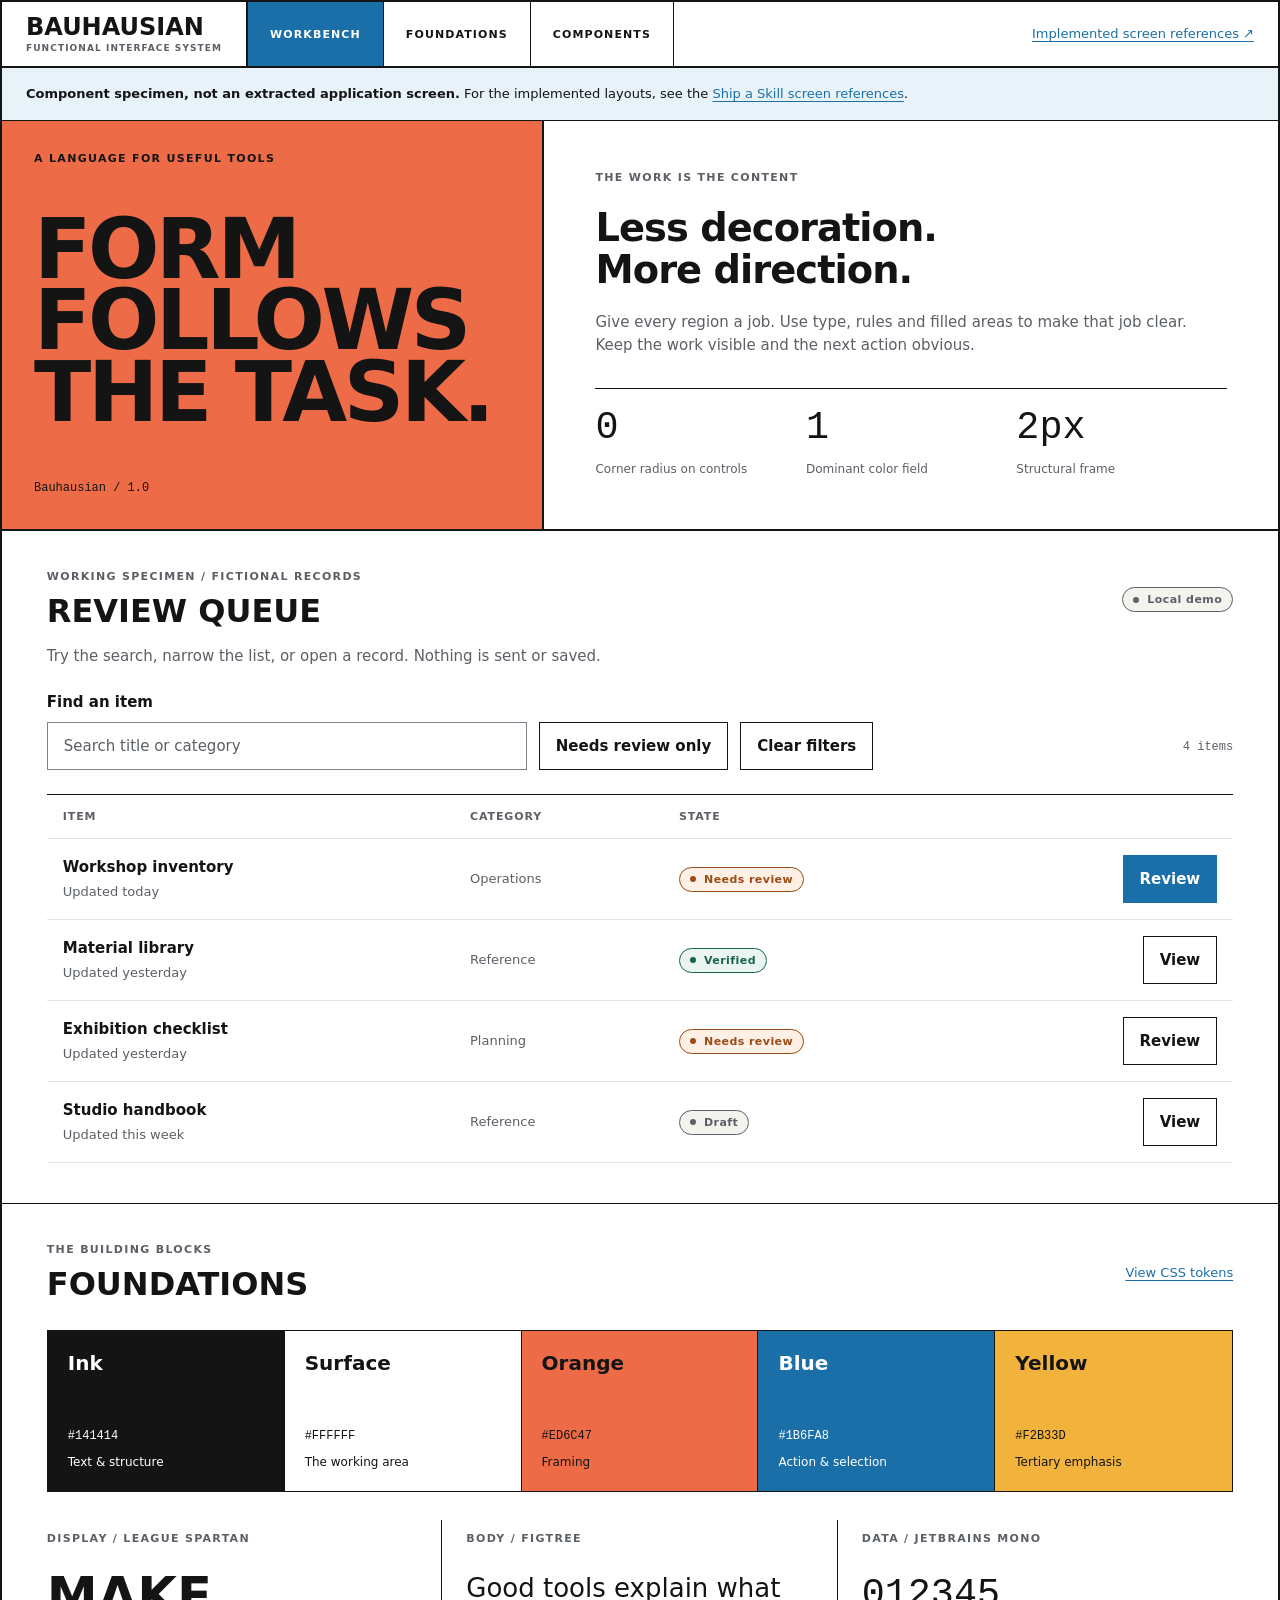
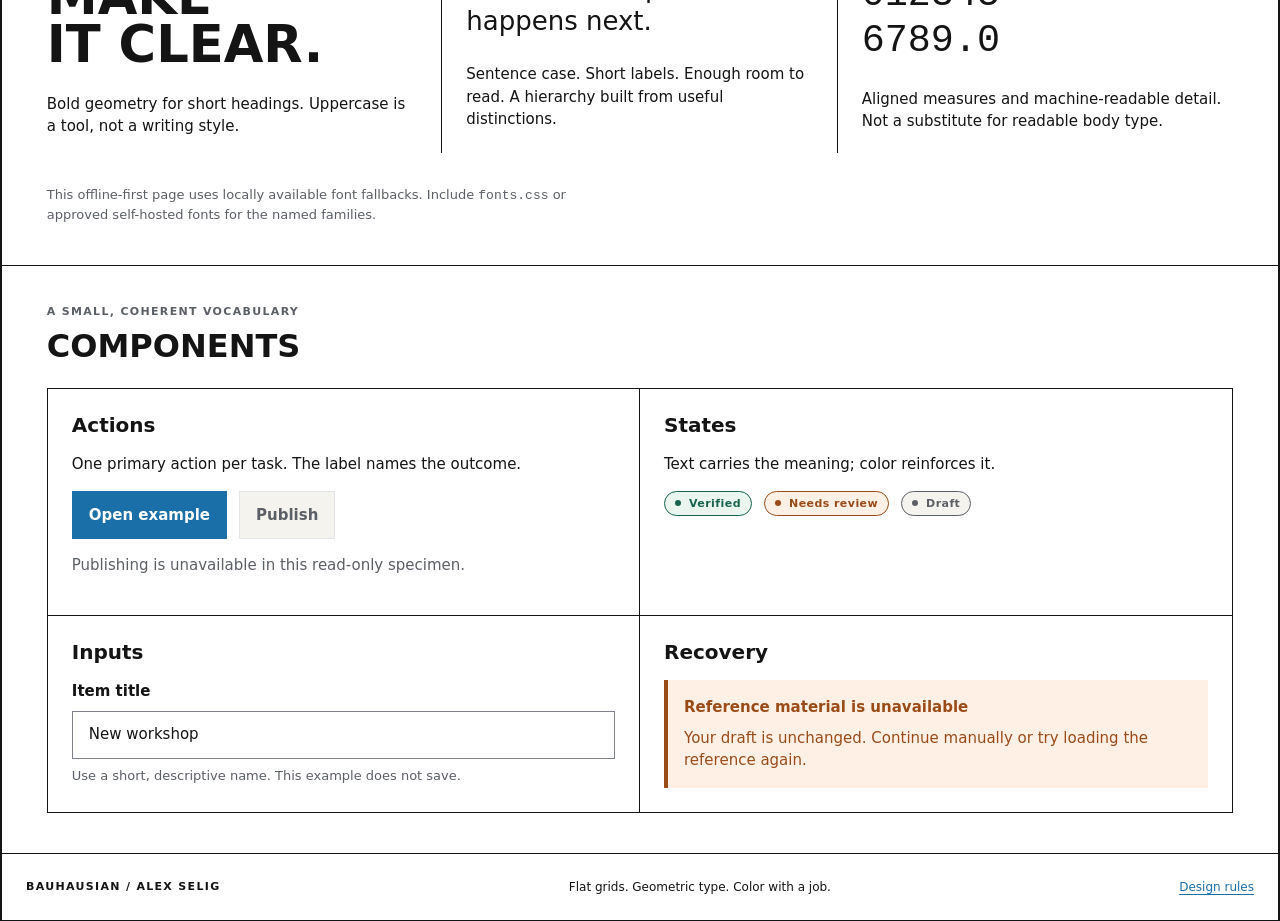
<file: index.html>
<!doctype html>
<html lang="en">
<head>
  <meta charset="utf-8">
  <meta name="viewport" content="width=device-width, initial-scale=1">
  <meta name="referrer" content="no-referrer">
  <meta name="description" content="Bauhausian: a functional design language of flat grids, geometric type, blue action and orange framing.">
  <title>Bauhausian / Design system</title>
  <link rel="stylesheet" href="bauhausian-tokens.css">
  <!-- Optional: include fonts.css here for externally hosted design fonts. -->
  <link rel="stylesheet" href="components.css">
  <link rel="stylesheet" href="showcase.css">
  <script src="showcase.js" defer></script>
</head>
<body class="bh">
  <a class="skip" href="#main">Skip to content</a>
  <div class="sheet">
    <header class="masthead">
      <a class="brand" href="#main" aria-label="Bauhausian home">Bauhausian<span>Functional interface system</span></a>
      <nav aria-label="Main navigation">
        <a href="#workbench" aria-current="location">Workbench</a>
        <a href="#foundations">Foundations</a>
        <a href="#components">Components</a>
      </nav>
      <a class="source-link" href="references/ship-a-skill/index.html">Implemented screen references <span aria-hidden="true">&nearr;</span></a>
    </header>
    <main id="main" tabindex="-1">
      <aside class="reference-notice"><strong>Component specimen, not an extracted application screen.</strong> For the implemented layouts, see the <a href="references/ship-a-skill/index.html">Ship a Skill screen references</a>.</aside>
      <section class="title-grid" aria-labelledby="page-title">
        <div class="poster">
          <span class="bh-eyebrow">A language for useful tools</span>
          <h1 id="page-title">Form<br>follows<br>the task.</h1>
          <span class="bh-mono">Bauhausian / 1.0</span>
        </div>
        <div class="thesis">
          <p class="bh-eyebrow">The work is the content</p>
          <h2>Less decoration.<br>More direction.</h2>
          <p>Give every region a job. Use type, rules and filled areas to make that job clear. Keep the work visible and the next action obvious.</p>
          <div class="facts">
            <div><strong>0</strong><span>Corner radius on controls</span></div>
            <div><strong>1</strong><span>Dominant color field</span></div>
            <div><strong>2px</strong><span>Structural frame</span></div>
          </div>
        </div>
      </section>

      <section id="workbench" class="section" aria-labelledby="workbench-title">
        <div class="section-heading">
          <div><p class="bh-eyebrow">Working specimen / fictional records</p><h2 id="workbench-title" class="bh-title">Review queue</h2></div>
          <span class="bh-status bh-status--neutral">Local demo</span>
        </div>
        <p class="intro">Try the search, narrow the list, or open a record. Nothing is sent or saved.</p>
        <div class="toolbar">
          <div class="bh-field search"><label for="search">Find an item</label><input id="search" class="bh-input" type="search" placeholder="Search title or category" autocomplete="off"></div>
          <button id="review-filter" class="bh-button" type="button" aria-pressed="false">Needs review only</button>
          <button id="reset" class="bh-button" type="button">Clear filters</button>
          <p id="result-count" class="bh-mono" role="status" aria-live="polite">4 items</p>
        </div>
        <div class="table-region">
          <table>
            <caption class="sr-only">Fictional items for review</caption>
            <thead><tr><th scope="col">Item</th><th scope="col">Category</th><th scope="col">State</th><th scope="col"><span class="sr-only">Action</span></th></tr></thead>
            <tbody>
              <tr data-state="review"><th scope="row">Workshop inventory<span>Updated today</span></th><td>Operations</td><td><span class="bh-status bh-status--warning">Needs review</span></td><td><button class="bh-button bh-button--primary" data-review="Workshop inventory" aria-label="Review Workshop inventory">Review</button></td></tr>
              <tr data-state="verified"><th scope="row">Material library<span>Updated yesterday</span></th><td>Reference</td><td><span class="bh-status bh-status--success">Verified</span></td><td><button class="bh-button" data-review="Material library" aria-label="View Material library">View</button></td></tr>
              <tr data-state="review"><th scope="row">Exhibition checklist<span>Updated yesterday</span></th><td>Planning</td><td><span class="bh-status bh-status--warning">Needs review</span></td><td><button class="bh-button" data-review="Exhibition checklist" aria-label="Review Exhibition checklist">Review</button></td></tr>
              <tr data-state="draft"><th scope="row">Studio handbook<span>Updated this week</span></th><td>Reference</td><td><span class="bh-status bh-status--neutral">Draft</span></td><td><button class="bh-button" data-review="Studio handbook" aria-label="View Studio handbook">View</button></td></tr>
            </tbody>
          </table>
          <div id="no-results" hidden><h3>No matching items</h3><p>Change your search or clear the filters to see all four examples.</p><button id="empty-reset" class="bh-button">Clear filters</button></div>
        </div>
        <noscript><p class="bh-note">JavaScript is disabled. The design specimens remain visible; interactive filtering and review require JavaScript.</p></noscript>
      </section>

      <section id="foundations" class="section" aria-labelledby="foundations-title">
        <div class="section-heading"><div><p class="bh-eyebrow">The building blocks</p><h2 id="foundations-title" class="bh-title">Foundations</h2></div><a href="bauhausian-tokens.css">View CSS tokens</a></div>
        <div class="swatches">
          <div class="swatch swatch--ink"><strong>Ink</strong><code>#141414</code><span>Text &amp; structure</span></div>
          <div class="swatch swatch--surface"><strong>Surface</strong><code>#FFFFFF</code><span>The working area</span></div>
          <div class="swatch swatch--orange"><strong>Orange</strong><code>#ED6C47</code><span>Framing</span></div>
          <div class="swatch swatch--blue"><strong>Blue</strong><code>#1B6FA8</code><span>Action &amp; selection</span></div>
          <div class="swatch swatch--yellow"><strong>Yellow</strong><code>#F2B33D</code><span>Tertiary emphasis</span></div>
        </div>
        <div class="type-grid">
          <div><p class="bh-eyebrow">Display / League Spartan</p><p class="type-display">Make<br>it clear.</p><p>Bold geometry for short headings. Uppercase is a tool, not a writing style.</p></div>
          <div><p class="bh-eyebrow">Body / Figtree</p><p class="type-body">Good tools explain what happens next.</p><p>Sentence case. Short labels. Enough room to read. A hierarchy built from useful distinctions.</p></div>
          <div><p class="bh-eyebrow">Data / JetBrains Mono</p><p class="type-data">012345<br>6789.0</p><p>Aligned measures and machine-readable detail. Not a substitute for readable body type.</p></div>
        </div>
        <p class="font-note">This offline-first page uses locally available font fallbacks. Include <code>fonts.css</code> or approved self-hosted fonts for the named families.</p>
      </section>

      <section id="components" class="section" aria-labelledby="components-title">
        <div class="section-heading"><div><p class="bh-eyebrow">A small, coherent vocabulary</p><h2 id="components-title" class="bh-title">Components</h2></div></div>
        <div class="specimen-grid">
          <article><h3 class="bh-heading">Actions</h3><p>One primary action per task. The label names the outcome.</p><div class="button-row"><button class="bh-button bh-button--primary" id="sample-open">Open example</button><button class="bh-button" disabled aria-describedby="disabled-hint">Publish</button></div><p id="disabled-hint" class="bh-muted">Publishing is unavailable in this read-only specimen.</p></article>
          <article><h3 class="bh-heading">States</h3><p>Text carries the meaning; color reinforces it.</p><div class="button-row"><span class="bh-status bh-status--success">Verified</span><span class="bh-status bh-status--warning">Needs review</span><span class="bh-status bh-status--neutral">Draft</span></div></article>
          <article><h3 class="bh-heading">Inputs</h3><div class="bh-field"><label for="sample-title">Item title</label><input class="bh-input" id="sample-title" value="New workshop" aria-describedby="title-hint"><small id="title-hint">Use a short, descriptive name. This example does not save.</small></div></article>
          <article><h3 class="bh-heading">Recovery</h3><div class="bh-note bh-note--warning"><strong>Reference material is unavailable</strong><p>Your draft is unchanged. Continue manually or try loading the reference again.</p></div></article>
        </div>
      </section>
    </main>
    <footer><span class="bh-eyebrow">Bauhausian / Alex Selig</span><span>Flat grids. Geometric type. Color with a job.</span><a href="DESIGN.md">Design rules</a></footer>
  </div>
  <dialog id="review-dialog" class="bh-dialog" aria-labelledby="dialog-title">
    <div class="bh-dialog-head"><h2 id="dialog-title">Review example</h2><button class="bh-button" id="dialog-close" autofocus>Close</button></div>
    <div class="bh-dialog-body"><p id="dialog-description"></p><div class="bh-note"><strong>Inspect before deciding</strong><p>A review surface keeps the evidence and its limits visible. This specimen contains no real records and does not change any data.</p></div></div>
    <form method="dialog" class="bh-dialog-actions"><button class="bh-button bh-button--primary">Return to workbench</button></form>
  </dialog>
</body>
</html>
</file>
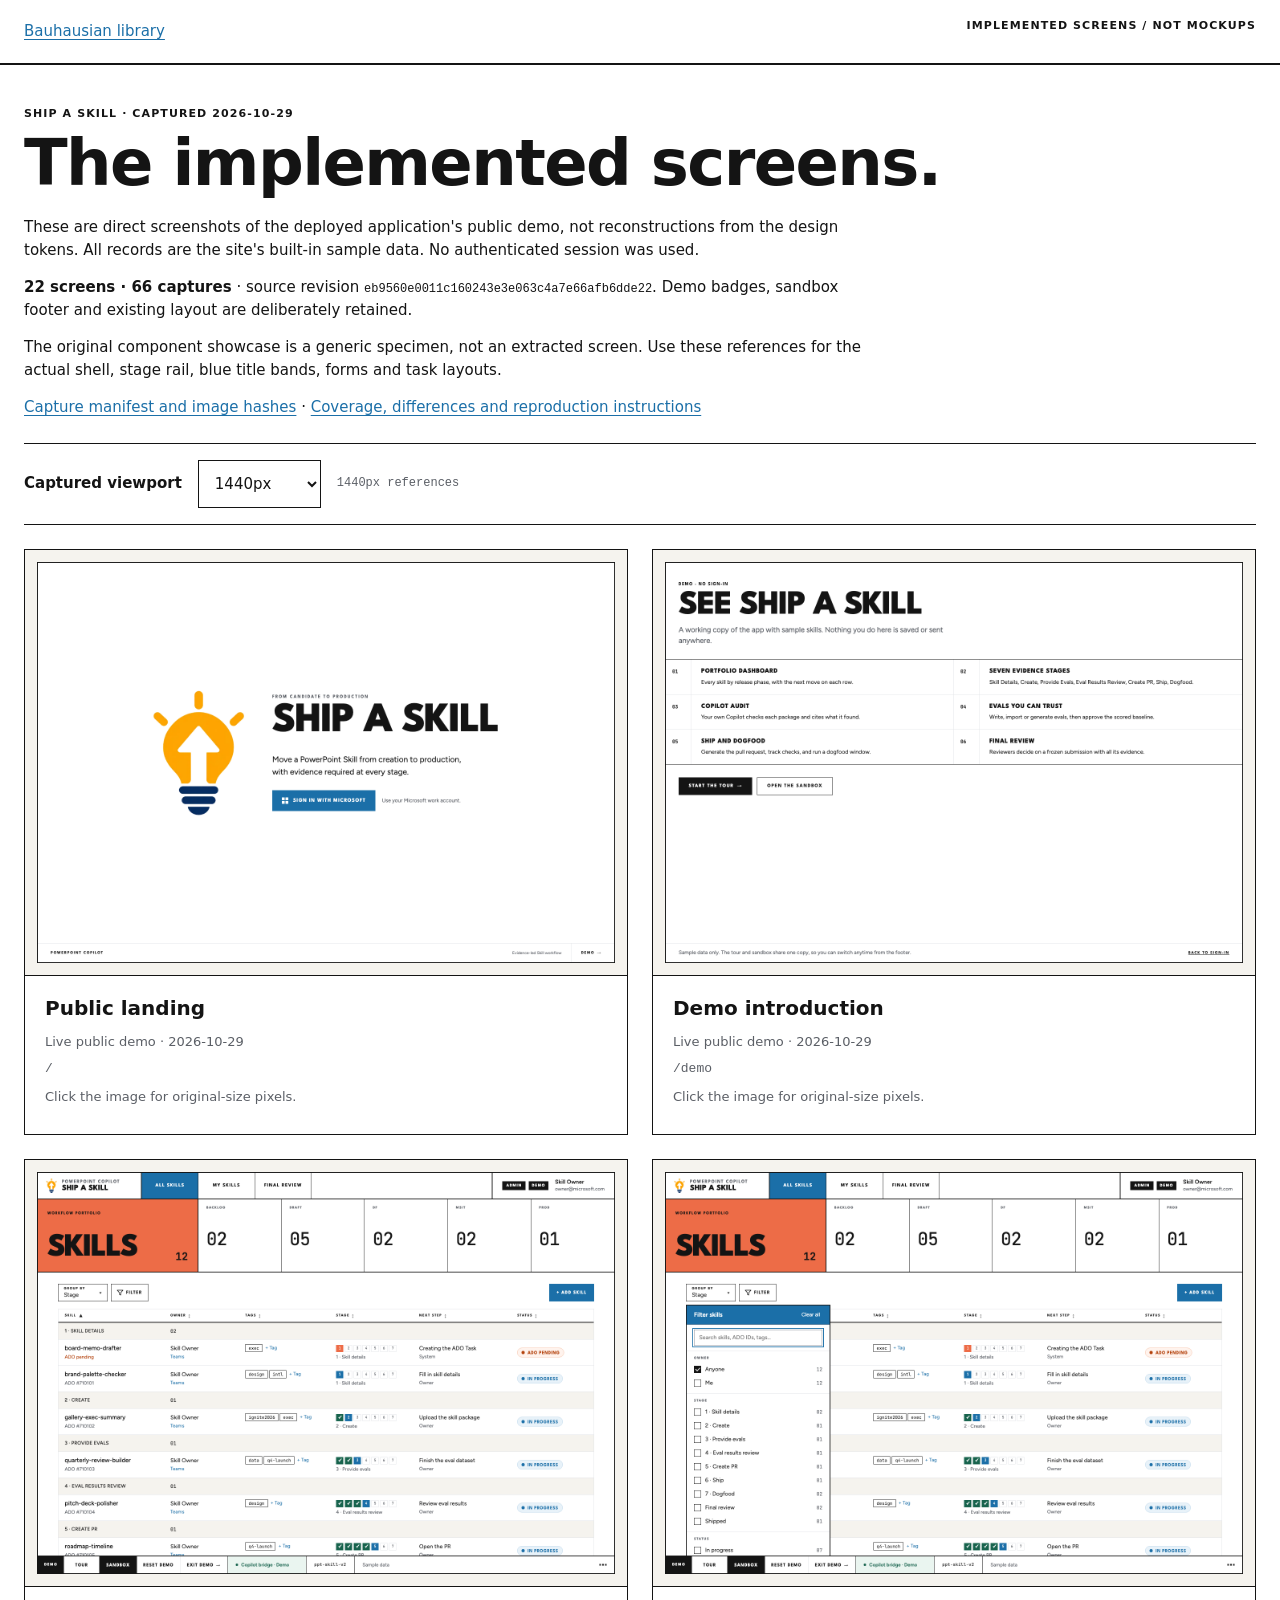
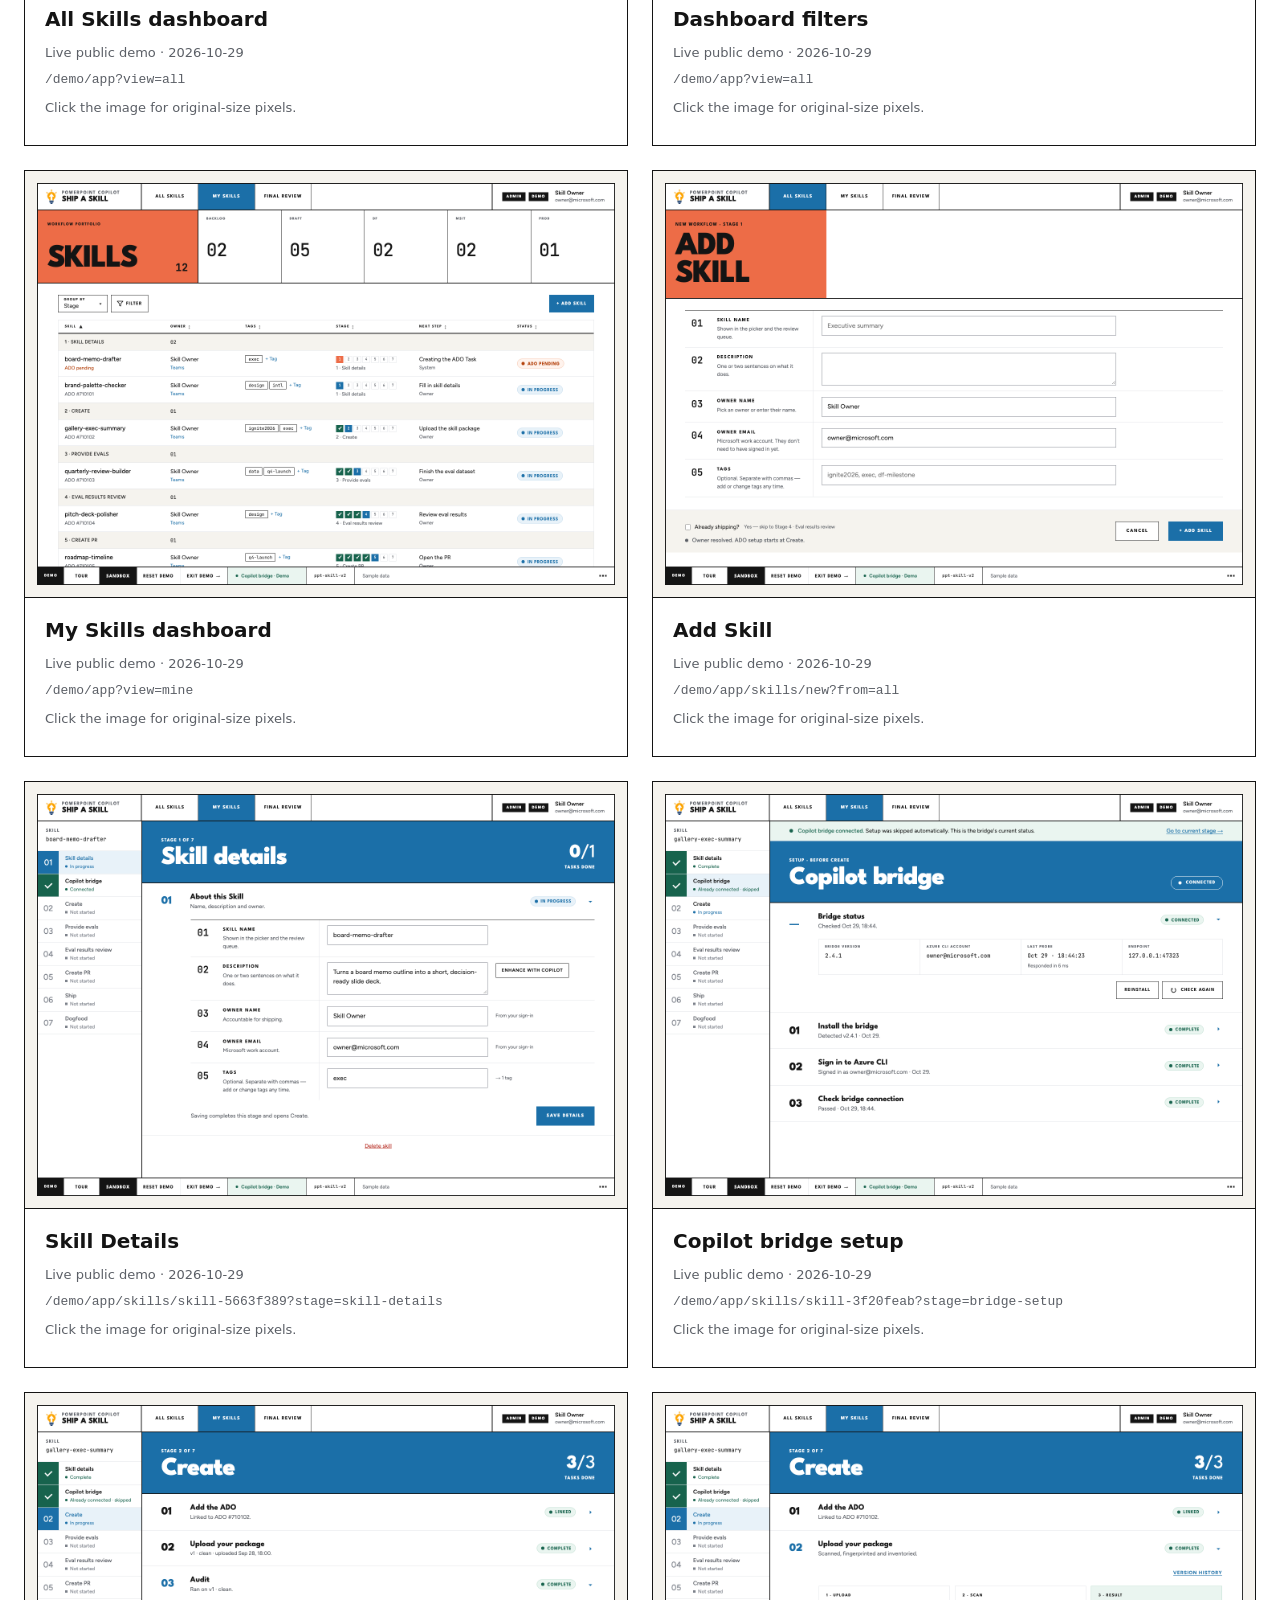
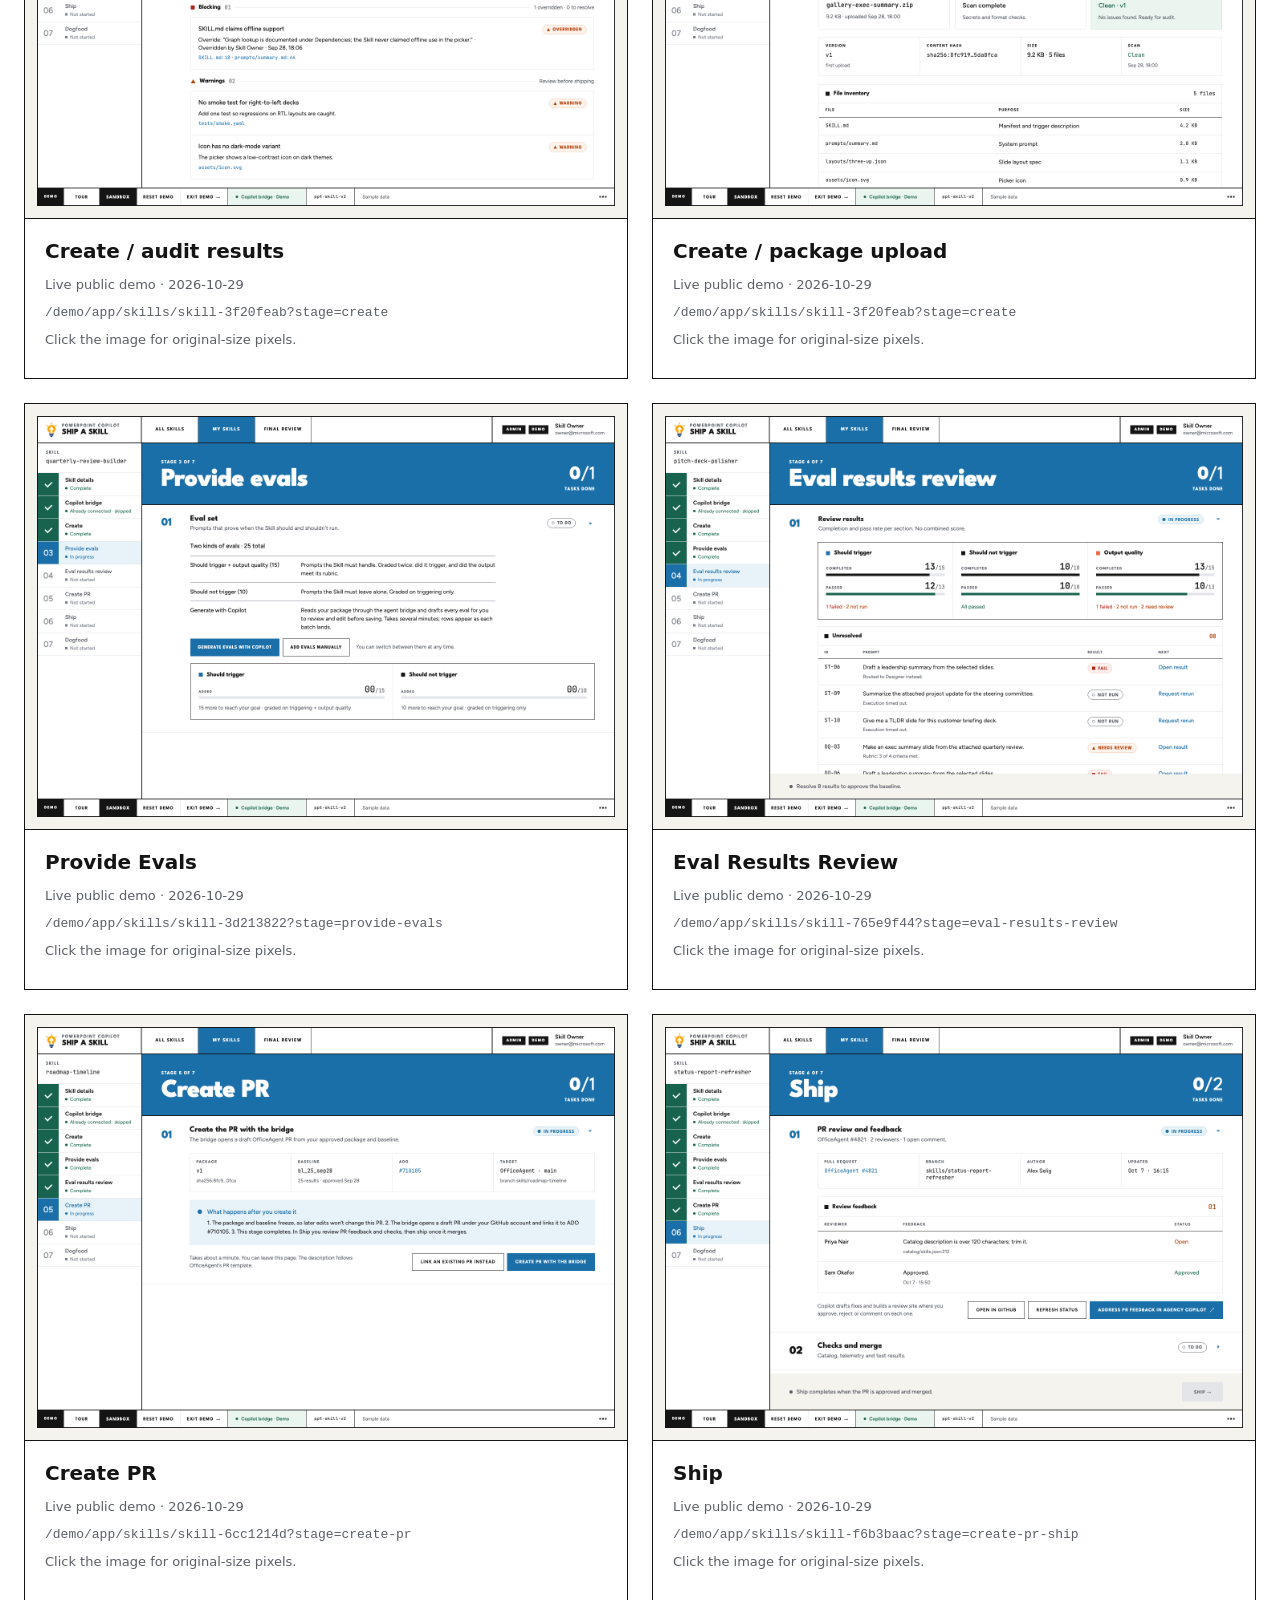
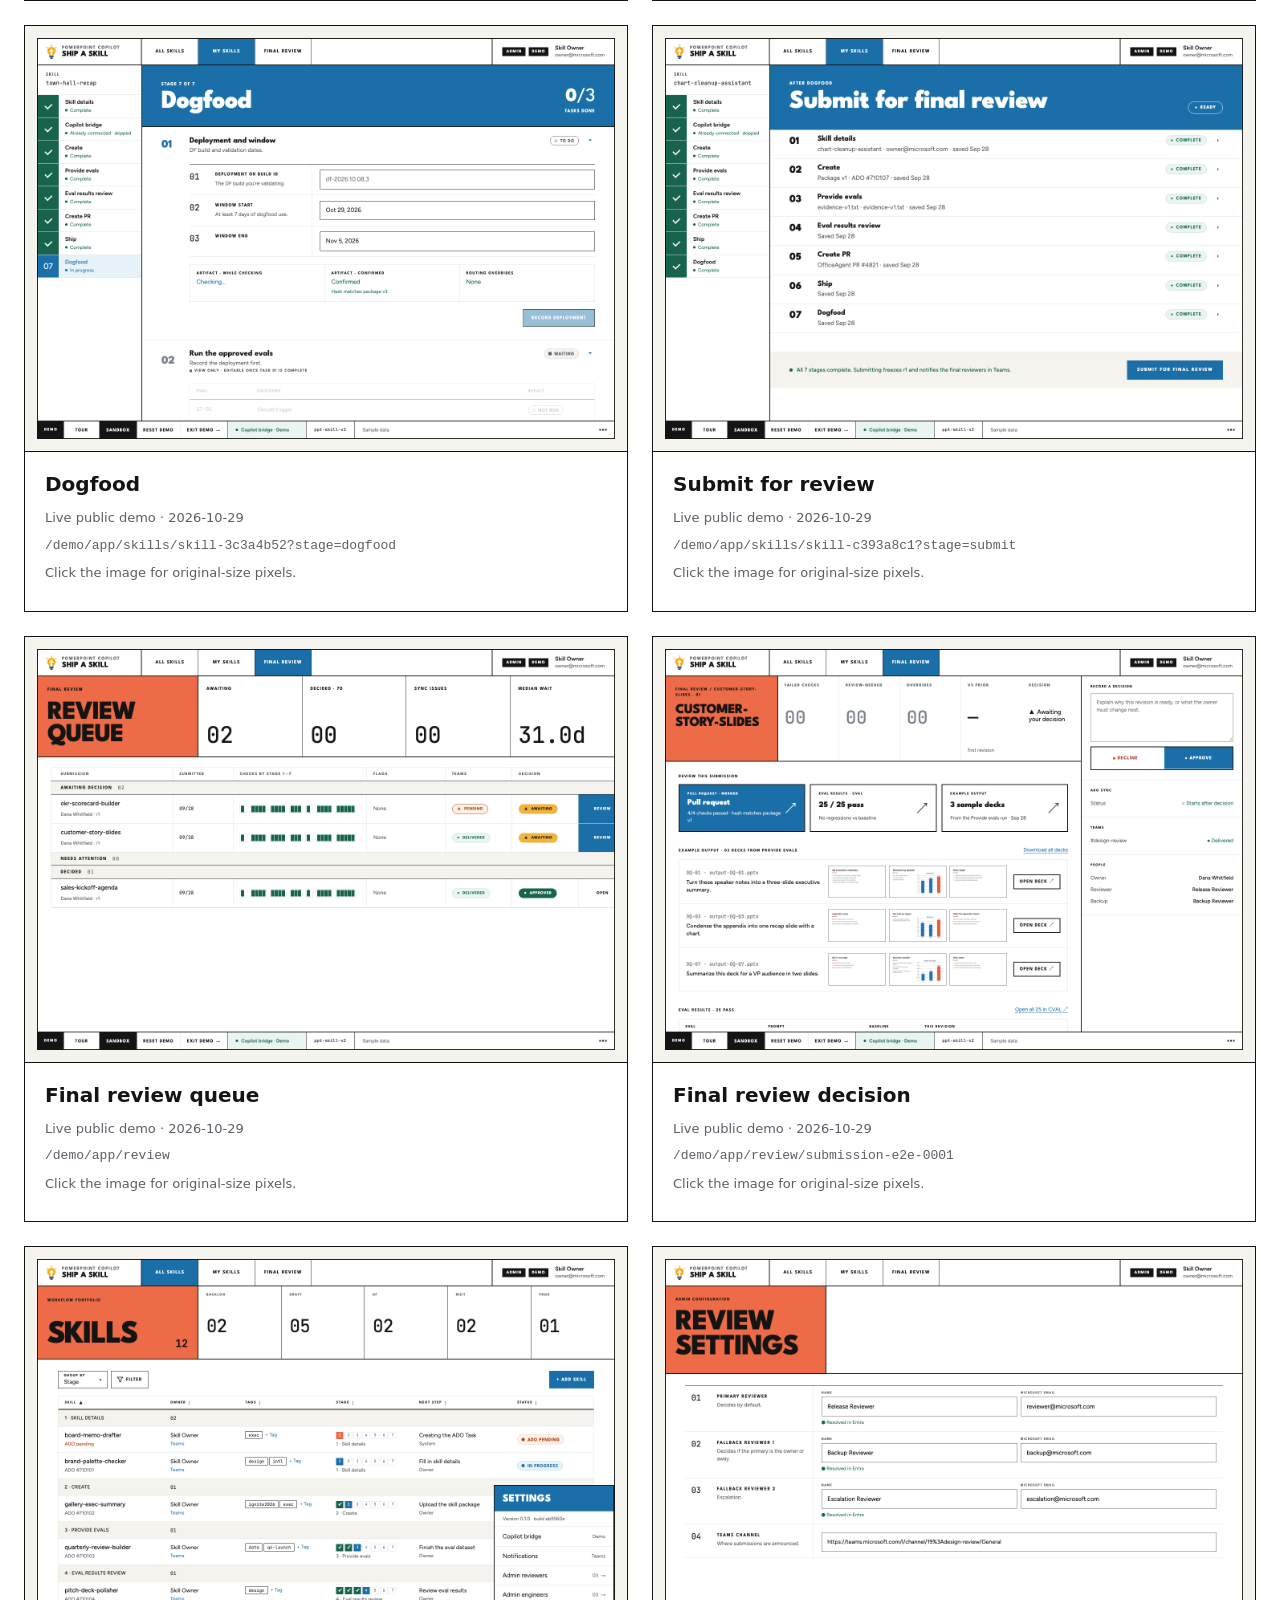
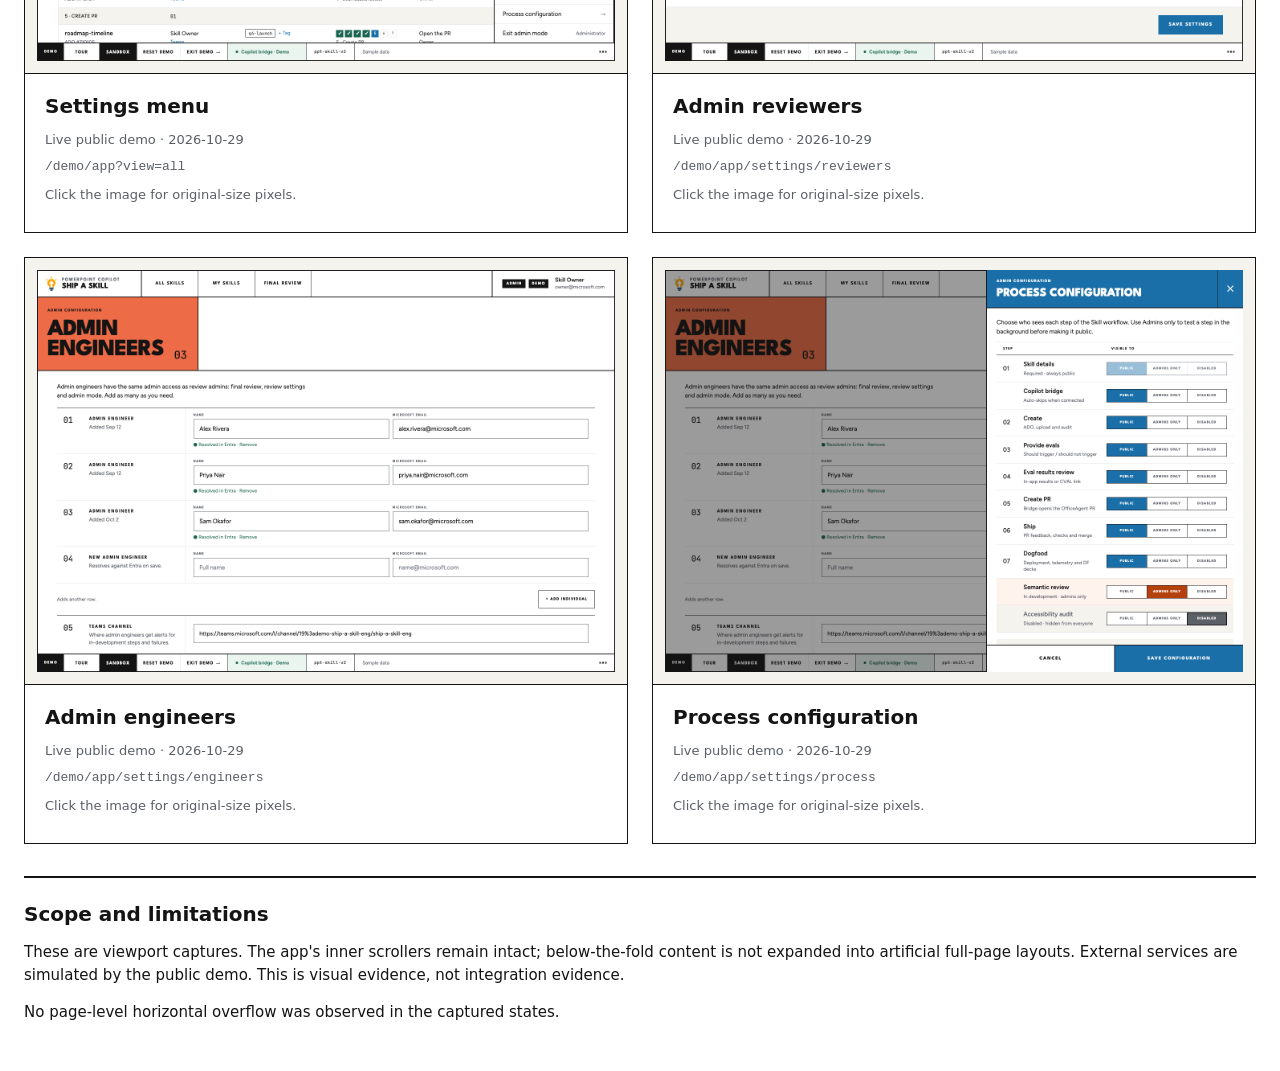
<file: references/ship-a-skill/index.html>
<!doctype html>
<html lang="en"><head><meta charset="utf-8"><meta name="viewport" content="width=device-width, initial-scale=1">
<meta name="referrer" content="no-referrer"><title>Ship a Skill / Implemented screen references</title>
<link rel="stylesheet" href="../../bauhausian-tokens.css"><link rel="stylesheet" href="reference.css">
</head><body>
<header><a href="../../index.html">Bauhausian library</a><span>Implemented screens / not mockups</span></header>
<main><p class="eyebrow">Ship a Skill · captured 2026-10-29</p><h1>The implemented screens.</h1>
<p>These are direct screenshots of the deployed application's public demo, not reconstructions
from the design tokens. All records are the site's built-in sample data. No authenticated session was used.</p>
<p><strong>22 screens · 66 captures</strong> · source revision
<code>eb9560e0011c160243e3e063c4a7e66afb6dde22</code>. Demo badges, sandbox footer and existing layout are deliberately retained.</p>
<p>The original component showcase is a generic specimen, not an extracted screen. Use these
references for the actual shell, stage rail, blue title bands, forms and task layouts.</p>
<p><a href="2026-10-29T18-44-10-888Z-eb9560e/manifest.json">Capture manifest and image hashes</a> ·
<a href="README.md">Coverage, differences and reproduction instructions</a></p>
<div class="controls"><label for="viewport">Captured viewport</label><select id="viewport"><option value="1440">1440px</option><option value="768">768px</option><option value="390">390px</option></select>
<span id="selection" role="status">1440px references</span></div>
<div class="gallery"><figure id="public-landing"><a class="capture" data-width="1440" href="2026-10-29T18-44-10-888Z-eb9560e/public-landing-1440.png"><img src="2026-10-29T18-44-10-888Z-eb9560e/public-landing-1440.png" alt="Public landing at 1440 by 1000 pixels" width="1440" height="1000" loading="lazy"></a><a class="capture" data-width="768" href="2026-10-29T18-44-10-888Z-eb9560e/public-landing-768.png" hidden><img src="2026-10-29T18-44-10-888Z-eb9560e/public-landing-768.png" alt="Public landing at 768 by 1024 pixels" width="768" height="1024" loading="lazy"></a><a class="capture" data-width="390" href="2026-10-29T18-44-10-888Z-eb9560e/public-landing-390.png" hidden><img src="2026-10-29T18-44-10-888Z-eb9560e/public-landing-390.png" alt="Public landing at 390 by 844 pixels" width="390" height="844" loading="lazy"></a><figcaption><h2>Public landing</h2><p>Live public demo · 2026-10-29</p><p class="route">/</p><p>Click the image for original-size pixels.</p></figcaption></figure><figure id="demo-overview"><a class="capture" data-width="1440" href="2026-10-29T18-44-10-888Z-eb9560e/demo-overview-1440.png"><img src="2026-10-29T18-44-10-888Z-eb9560e/demo-overview-1440.png" alt="Demo introduction at 1440 by 1000 pixels" width="1440" height="1000" loading="lazy"></a><a class="capture" data-width="768" href="2026-10-29T18-44-10-888Z-eb9560e/demo-overview-768.png" hidden><img src="2026-10-29T18-44-10-888Z-eb9560e/demo-overview-768.png" alt="Demo introduction at 768 by 1024 pixels" width="768" height="1024" loading="lazy"></a><a class="capture" data-width="390" href="2026-10-29T18-44-10-888Z-eb9560e/demo-overview-390.png" hidden><img src="2026-10-29T18-44-10-888Z-eb9560e/demo-overview-390.png" alt="Demo introduction at 390 by 844 pixels" width="390" height="844" loading="lazy"></a><figcaption><h2>Demo introduction</h2><p>Live public demo · 2026-10-29</p><p class="route">/demo</p><p>Click the image for original-size pixels.</p></figcaption></figure><figure id="dashboard"><a class="capture" data-width="1440" href="2026-10-29T18-44-10-888Z-eb9560e/dashboard-1440.png"><img src="2026-10-29T18-44-10-888Z-eb9560e/dashboard-1440.png" alt="All Skills dashboard at 1440 by 1000 pixels" width="1440" height="1000" loading="lazy"></a><a class="capture" data-width="768" href="2026-10-29T18-44-10-888Z-eb9560e/dashboard-768.png" hidden><img src="2026-10-29T18-44-10-888Z-eb9560e/dashboard-768.png" alt="All Skills dashboard at 768 by 1024 pixels" width="768" height="1024" loading="lazy"></a><a class="capture" data-width="390" href="2026-10-29T18-44-10-888Z-eb9560e/dashboard-390.png" hidden><img src="2026-10-29T18-44-10-888Z-eb9560e/dashboard-390.png" alt="All Skills dashboard at 390 by 844 pixels" width="390" height="844" loading="lazy"></a><figcaption><h2>All Skills dashboard</h2><p>Live public demo · 2026-10-29</p><p class="route">/demo/app?view=all</p><p>Click the image for original-size pixels.</p></figcaption></figure><figure id="dashboard-filter"><a class="capture" data-width="1440" href="2026-10-29T18-44-10-888Z-eb9560e/dashboard-filter-1440.png"><img src="2026-10-29T18-44-10-888Z-eb9560e/dashboard-filter-1440.png" alt="Dashboard filters at 1440 by 1000 pixels" width="1440" height="1000" loading="lazy"></a><a class="capture" data-width="768" href="2026-10-29T18-44-10-888Z-eb9560e/dashboard-filter-768.png" hidden><img src="2026-10-29T18-44-10-888Z-eb9560e/dashboard-filter-768.png" alt="Dashboard filters at 768 by 1024 pixels" width="768" height="1024" loading="lazy"></a><a class="capture" data-width="390" href="2026-10-29T18-44-10-888Z-eb9560e/dashboard-filter-390.png" hidden><img src="2026-10-29T18-44-10-888Z-eb9560e/dashboard-filter-390.png" alt="Dashboard filters at 390 by 844 pixels" width="390" height="844" loading="lazy"></a><figcaption><h2>Dashboard filters</h2><p>Live public demo · 2026-10-29</p><p class="route">/demo/app?view=all</p><p>Click the image for original-size pixels.</p></figcaption></figure><figure id="my-skills"><a class="capture" data-width="1440" href="2026-10-29T18-44-10-888Z-eb9560e/my-skills-1440.png"><img src="2026-10-29T18-44-10-888Z-eb9560e/my-skills-1440.png" alt="My Skills dashboard at 1440 by 1000 pixels" width="1440" height="1000" loading="lazy"></a><a class="capture" data-width="768" href="2026-10-29T18-44-10-888Z-eb9560e/my-skills-768.png" hidden><img src="2026-10-29T18-44-10-888Z-eb9560e/my-skills-768.png" alt="My Skills dashboard at 768 by 1024 pixels" width="768" height="1024" loading="lazy"></a><a class="capture" data-width="390" href="2026-10-29T18-44-10-888Z-eb9560e/my-skills-390.png" hidden><img src="2026-10-29T18-44-10-888Z-eb9560e/my-skills-390.png" alt="My Skills dashboard at 390 by 844 pixels" width="390" height="844" loading="lazy"></a><figcaption><h2>My Skills dashboard</h2><p>Live public demo · 2026-10-29</p><p class="route">/demo/app?view=mine</p><p>Click the image for original-size pixels.</p></figcaption></figure><figure id="add-skill"><a class="capture" data-width="1440" href="2026-10-29T18-44-10-888Z-eb9560e/add-skill-1440.png"><img src="2026-10-29T18-44-10-888Z-eb9560e/add-skill-1440.png" alt="Add Skill at 1440 by 1000 pixels" width="1440" height="1000" loading="lazy"></a><a class="capture" data-width="768" href="2026-10-29T18-44-10-888Z-eb9560e/add-skill-768.png" hidden><img src="2026-10-29T18-44-10-888Z-eb9560e/add-skill-768.png" alt="Add Skill at 768 by 1024 pixels" width="768" height="1024" loading="lazy"></a><a class="capture" data-width="390" href="2026-10-29T18-44-10-888Z-eb9560e/add-skill-390.png" hidden><img src="2026-10-29T18-44-10-888Z-eb9560e/add-skill-390.png" alt="Add Skill at 390 by 844 pixels" width="390" height="844" loading="lazy"></a><figcaption><h2>Add Skill</h2><p>Live public demo · 2026-10-29</p><p class="route">/demo/app/skills/new?from=all</p><p>Click the image for original-size pixels.</p></figcaption></figure><figure id="skill-details"><a class="capture" data-width="1440" href="2026-10-29T18-44-10-888Z-eb9560e/skill-details-1440.png"><img src="2026-10-29T18-44-10-888Z-eb9560e/skill-details-1440.png" alt="Skill Details at 1440 by 1000 pixels" width="1440" height="1000" loading="lazy"></a><a class="capture" data-width="768" href="2026-10-29T18-44-10-888Z-eb9560e/skill-details-768.png" hidden><img src="2026-10-29T18-44-10-888Z-eb9560e/skill-details-768.png" alt="Skill Details at 768 by 1024 pixels" width="768" height="1024" loading="lazy"></a><a class="capture" data-width="390" href="2026-10-29T18-44-10-888Z-eb9560e/skill-details-390.png" hidden><img src="2026-10-29T18-44-10-888Z-eb9560e/skill-details-390.png" alt="Skill Details at 390 by 844 pixels" width="390" height="844" loading="lazy"></a><figcaption><h2>Skill Details</h2><p>Live public demo · 2026-10-29</p><p class="route">/demo/app/skills/skill-5663f389?stage=skill-details</p><p>Click the image for original-size pixels.</p></figcaption></figure><figure id="bridge-setup"><a class="capture" data-width="1440" href="2026-10-29T18-44-10-888Z-eb9560e/bridge-setup-1440.png"><img src="2026-10-29T18-44-10-888Z-eb9560e/bridge-setup-1440.png" alt="Copilot bridge setup at 1440 by 1000 pixels" width="1440" height="1000" loading="lazy"></a><a class="capture" data-width="768" href="2026-10-29T18-44-10-888Z-eb9560e/bridge-setup-768.png" hidden><img src="2026-10-29T18-44-10-888Z-eb9560e/bridge-setup-768.png" alt="Copilot bridge setup at 768 by 1024 pixels" width="768" height="1024" loading="lazy"></a><a class="capture" data-width="390" href="2026-10-29T18-44-10-888Z-eb9560e/bridge-setup-390.png" hidden><img src="2026-10-29T18-44-10-888Z-eb9560e/bridge-setup-390.png" alt="Copilot bridge setup at 390 by 844 pixels" width="390" height="844" loading="lazy"></a><figcaption><h2>Copilot bridge setup</h2><p>Live public demo · 2026-10-29</p><p class="route">/demo/app/skills/skill-3f20feab?stage=bridge-setup</p><p>Click the image for original-size pixels.</p></figcaption></figure><figure id="create-audit"><a class="capture" data-width="1440" href="2026-10-29T18-44-10-888Z-eb9560e/create-audit-1440.png"><img src="2026-10-29T18-44-10-888Z-eb9560e/create-audit-1440.png" alt="Create / audit results at 1440 by 1000 pixels" width="1440" height="1000" loading="lazy"></a><a class="capture" data-width="768" href="2026-10-29T18-44-10-888Z-eb9560e/create-audit-768.png" hidden><img src="2026-10-29T18-44-10-888Z-eb9560e/create-audit-768.png" alt="Create / audit results at 768 by 1024 pixels" width="768" height="1024" loading="lazy"></a><a class="capture" data-width="390" href="2026-10-29T18-44-10-888Z-eb9560e/create-audit-390.png" hidden><img src="2026-10-29T18-44-10-888Z-eb9560e/create-audit-390.png" alt="Create / audit results at 390 by 844 pixels" width="390" height="844" loading="lazy"></a><figcaption><h2>Create / audit results</h2><p>Live public demo · 2026-10-29</p><p class="route">/demo/app/skills/skill-3f20feab?stage=create</p><p>Click the image for original-size pixels.</p></figcaption></figure><figure id="create-upload"><a class="capture" data-width="1440" href="2026-10-29T18-44-10-888Z-eb9560e/create-upload-1440.png"><img src="2026-10-29T18-44-10-888Z-eb9560e/create-upload-1440.png" alt="Create / package upload at 1440 by 1000 pixels" width="1440" height="1000" loading="lazy"></a><a class="capture" data-width="768" href="2026-10-29T18-44-10-888Z-eb9560e/create-upload-768.png" hidden><img src="2026-10-29T18-44-10-888Z-eb9560e/create-upload-768.png" alt="Create / package upload at 768 by 1024 pixels" width="768" height="1024" loading="lazy"></a><a class="capture" data-width="390" href="2026-10-29T18-44-10-888Z-eb9560e/create-upload-390.png" hidden><img src="2026-10-29T18-44-10-888Z-eb9560e/create-upload-390.png" alt="Create / package upload at 390 by 844 pixels" width="390" height="844" loading="lazy"></a><figcaption><h2>Create / package upload</h2><p>Live public demo · 2026-10-29</p><p class="route">/demo/app/skills/skill-3f20feab?stage=create</p><p>Click the image for original-size pixels.</p></figcaption></figure><figure id="provide-evals"><a class="capture" data-width="1440" href="2026-10-29T18-44-10-888Z-eb9560e/provide-evals-1440.png"><img src="2026-10-29T18-44-10-888Z-eb9560e/provide-evals-1440.png" alt="Provide Evals at 1440 by 1000 pixels" width="1440" height="1000" loading="lazy"></a><a class="capture" data-width="768" href="2026-10-29T18-44-10-888Z-eb9560e/provide-evals-768.png" hidden><img src="2026-10-29T18-44-10-888Z-eb9560e/provide-evals-768.png" alt="Provide Evals at 768 by 1024 pixels" width="768" height="1024" loading="lazy"></a><a class="capture" data-width="390" href="2026-10-29T18-44-10-888Z-eb9560e/provide-evals-390.png" hidden><img src="2026-10-29T18-44-10-888Z-eb9560e/provide-evals-390.png" alt="Provide Evals at 390 by 844 pixels" width="390" height="844" loading="lazy"></a><figcaption><h2>Provide Evals</h2><p>Live public demo · 2026-10-29</p><p class="route">/demo/app/skills/skill-3d213822?stage=provide-evals</p><p>Click the image for original-size pixels.</p></figcaption></figure><figure id="eval-results"><a class="capture" data-width="1440" href="2026-10-29T18-44-10-888Z-eb9560e/eval-results-1440.png"><img src="2026-10-29T18-44-10-888Z-eb9560e/eval-results-1440.png" alt="Eval Results Review at 1440 by 1000 pixels" width="1440" height="1000" loading="lazy"></a><a class="capture" data-width="768" href="2026-10-29T18-44-10-888Z-eb9560e/eval-results-768.png" hidden><img src="2026-10-29T18-44-10-888Z-eb9560e/eval-results-768.png" alt="Eval Results Review at 768 by 1024 pixels" width="768" height="1024" loading="lazy"></a><a class="capture" data-width="390" href="2026-10-29T18-44-10-888Z-eb9560e/eval-results-390.png" hidden><img src="2026-10-29T18-44-10-888Z-eb9560e/eval-results-390.png" alt="Eval Results Review at 390 by 844 pixels" width="390" height="844" loading="lazy"></a><figcaption><h2>Eval Results Review</h2><p>Live public demo · 2026-10-29</p><p class="route">/demo/app/skills/skill-765e9f44?stage=eval-results-review</p><p>Click the image for original-size pixels.</p></figcaption></figure><figure id="create-pr"><a class="capture" data-width="1440" href="2026-10-29T18-44-10-888Z-eb9560e/create-pr-1440.png"><img src="2026-10-29T18-44-10-888Z-eb9560e/create-pr-1440.png" alt="Create PR at 1440 by 1000 pixels" width="1440" height="1000" loading="lazy"></a><a class="capture" data-width="768" href="2026-10-29T18-44-10-888Z-eb9560e/create-pr-768.png" hidden><img src="2026-10-29T18-44-10-888Z-eb9560e/create-pr-768.png" alt="Create PR at 768 by 1024 pixels" width="768" height="1024" loading="lazy"></a><a class="capture" data-width="390" href="2026-10-29T18-44-10-888Z-eb9560e/create-pr-390.png" hidden><img src="2026-10-29T18-44-10-888Z-eb9560e/create-pr-390.png" alt="Create PR at 390 by 844 pixels" width="390" height="844" loading="lazy"></a><figcaption><h2>Create PR</h2><p>Live public demo · 2026-10-29</p><p class="route">/demo/app/skills/skill-6cc1214d?stage=create-pr</p><p>Click the image for original-size pixels.</p></figcaption></figure><figure id="ship"><a class="capture" data-width="1440" href="2026-10-29T18-44-10-888Z-eb9560e/ship-1440.png"><img src="2026-10-29T18-44-10-888Z-eb9560e/ship-1440.png" alt="Ship at 1440 by 1000 pixels" width="1440" height="1000" loading="lazy"></a><a class="capture" data-width="768" href="2026-10-29T18-44-10-888Z-eb9560e/ship-768.png" hidden><img src="2026-10-29T18-44-10-888Z-eb9560e/ship-768.png" alt="Ship at 768 by 1024 pixels" width="768" height="1024" loading="lazy"></a><a class="capture" data-width="390" href="2026-10-29T18-44-10-888Z-eb9560e/ship-390.png" hidden><img src="2026-10-29T18-44-10-888Z-eb9560e/ship-390.png" alt="Ship at 390 by 844 pixels" width="390" height="844" loading="lazy"></a><figcaption><h2>Ship</h2><p>Live public demo · 2026-10-29</p><p class="route">/demo/app/skills/skill-f6b3baac?stage=create-pr-ship</p><p>Click the image for original-size pixels.</p></figcaption></figure><figure id="dogfood"><a class="capture" data-width="1440" href="2026-10-29T18-44-10-888Z-eb9560e/dogfood-1440.png"><img src="2026-10-29T18-44-10-888Z-eb9560e/dogfood-1440.png" alt="Dogfood at 1440 by 1000 pixels" width="1440" height="1000" loading="lazy"></a><a class="capture" data-width="768" href="2026-10-29T18-44-10-888Z-eb9560e/dogfood-768.png" hidden><img src="2026-10-29T18-44-10-888Z-eb9560e/dogfood-768.png" alt="Dogfood at 768 by 1024 pixels" width="768" height="1024" loading="lazy"></a><a class="capture" data-width="390" href="2026-10-29T18-44-10-888Z-eb9560e/dogfood-390.png" hidden><img src="2026-10-29T18-44-10-888Z-eb9560e/dogfood-390.png" alt="Dogfood at 390 by 844 pixels" width="390" height="844" loading="lazy"></a><figcaption><h2>Dogfood</h2><p>Live public demo · 2026-10-29</p><p class="route">/demo/app/skills/skill-3c3a4b52?stage=dogfood</p><p>Click the image for original-size pixels.</p></figcaption></figure><figure id="submit-review"><a class="capture" data-width="1440" href="2026-10-29T18-44-10-888Z-eb9560e/submit-review-1440.png"><img src="2026-10-29T18-44-10-888Z-eb9560e/submit-review-1440.png" alt="Submit for review at 1440 by 1000 pixels" width="1440" height="1000" loading="lazy"></a><a class="capture" data-width="768" href="2026-10-29T18-44-10-888Z-eb9560e/submit-review-768.png" hidden><img src="2026-10-29T18-44-10-888Z-eb9560e/submit-review-768.png" alt="Submit for review at 768 by 1024 pixels" width="768" height="1024" loading="lazy"></a><a class="capture" data-width="390" href="2026-10-29T18-44-10-888Z-eb9560e/submit-review-390.png" hidden><img src="2026-10-29T18-44-10-888Z-eb9560e/submit-review-390.png" alt="Submit for review at 390 by 844 pixels" width="390" height="844" loading="lazy"></a><figcaption><h2>Submit for review</h2><p>Live public demo · 2026-10-29</p><p class="route">/demo/app/skills/skill-c393a8c1?stage=submit</p><p>Click the image for original-size pixels.</p></figcaption></figure><figure id="final-review-queue"><a class="capture" data-width="1440" href="2026-10-29T18-44-10-888Z-eb9560e/final-review-queue-1440.png"><img src="2026-10-29T18-44-10-888Z-eb9560e/final-review-queue-1440.png" alt="Final review queue at 1440 by 1000 pixels" width="1440" height="1000" loading="lazy"></a><a class="capture" data-width="768" href="2026-10-29T18-44-10-888Z-eb9560e/final-review-queue-768.png" hidden><img src="2026-10-29T18-44-10-888Z-eb9560e/final-review-queue-768.png" alt="Final review queue at 768 by 1024 pixels" width="768" height="1024" loading="lazy"></a><a class="capture" data-width="390" href="2026-10-29T18-44-10-888Z-eb9560e/final-review-queue-390.png" hidden><img src="2026-10-29T18-44-10-888Z-eb9560e/final-review-queue-390.png" alt="Final review queue at 390 by 844 pixels" width="390" height="844" loading="lazy"></a><figcaption><h2>Final review queue</h2><p>Live public demo · 2026-10-29</p><p class="route">/demo/app/review</p><p>Click the image for original-size pixels.</p></figcaption></figure><figure id="final-review-decision"><a class="capture" data-width="1440" href="2026-10-29T18-44-10-888Z-eb9560e/final-review-decision-1440.png"><img src="2026-10-29T18-44-10-888Z-eb9560e/final-review-decision-1440.png" alt="Final review decision at 1440 by 1000 pixels" width="1440" height="1000" loading="lazy"></a><a class="capture" data-width="768" href="2026-10-29T18-44-10-888Z-eb9560e/final-review-decision-768.png" hidden><img src="2026-10-29T18-44-10-888Z-eb9560e/final-review-decision-768.png" alt="Final review decision at 768 by 1024 pixels" width="768" height="1024" loading="lazy"></a><a class="capture" data-width="390" href="2026-10-29T18-44-10-888Z-eb9560e/final-review-decision-390.png" hidden><img src="2026-10-29T18-44-10-888Z-eb9560e/final-review-decision-390.png" alt="Final review decision at 390 by 844 pixels" width="390" height="844" loading="lazy"></a><figcaption><h2>Final review decision</h2><p>Live public demo · 2026-10-29</p><p class="route">/demo/app/review/submission-e2e-0001</p><p>Click the image for original-size pixels.</p></figcaption></figure><figure id="settings-menu"><a class="capture" data-width="1440" href="2026-10-29T18-44-10-888Z-eb9560e/settings-menu-1440.png"><img src="2026-10-29T18-44-10-888Z-eb9560e/settings-menu-1440.png" alt="Settings menu at 1440 by 1000 pixels" width="1440" height="1000" loading="lazy"></a><a class="capture" data-width="768" href="2026-10-29T18-44-10-888Z-eb9560e/settings-menu-768.png" hidden><img src="2026-10-29T18-44-10-888Z-eb9560e/settings-menu-768.png" alt="Settings menu at 768 by 1024 pixels" width="768" height="1024" loading="lazy"></a><a class="capture" data-width="390" href="2026-10-29T18-44-10-888Z-eb9560e/settings-menu-390.png" hidden><img src="2026-10-29T18-44-10-888Z-eb9560e/settings-menu-390.png" alt="Settings menu at 390 by 844 pixels" width="390" height="844" loading="lazy"></a><figcaption><h2>Settings menu</h2><p>Live public demo · 2026-10-29</p><p class="route">/demo/app?view=all</p><p>Click the image for original-size pixels.</p></figcaption></figure><figure id="admin-reviewers"><a class="capture" data-width="1440" href="2026-10-29T18-44-10-888Z-eb9560e/admin-reviewers-1440.png"><img src="2026-10-29T18-44-10-888Z-eb9560e/admin-reviewers-1440.png" alt="Admin reviewers at 1440 by 1000 pixels" width="1440" height="1000" loading="lazy"></a><a class="capture" data-width="768" href="2026-10-29T18-44-10-888Z-eb9560e/admin-reviewers-768.png" hidden><img src="2026-10-29T18-44-10-888Z-eb9560e/admin-reviewers-768.png" alt="Admin reviewers at 768 by 1024 pixels" width="768" height="1024" loading="lazy"></a><a class="capture" data-width="390" href="2026-10-29T18-44-10-888Z-eb9560e/admin-reviewers-390.png" hidden><img src="2026-10-29T18-44-10-888Z-eb9560e/admin-reviewers-390.png" alt="Admin reviewers at 390 by 844 pixels" width="390" height="844" loading="lazy"></a><figcaption><h2>Admin reviewers</h2><p>Live public demo · 2026-10-29</p><p class="route">/demo/app/settings/reviewers</p><p>Click the image for original-size pixels.</p></figcaption></figure><figure id="admin-engineers"><a class="capture" data-width="1440" href="2026-10-29T18-44-10-888Z-eb9560e/admin-engineers-1440.png"><img src="2026-10-29T18-44-10-888Z-eb9560e/admin-engineers-1440.png" alt="Admin engineers at 1440 by 1000 pixels" width="1440" height="1000" loading="lazy"></a><a class="capture" data-width="768" href="2026-10-29T18-44-10-888Z-eb9560e/admin-engineers-768.png" hidden><img src="2026-10-29T18-44-10-888Z-eb9560e/admin-engineers-768.png" alt="Admin engineers at 768 by 1024 pixels" width="768" height="1024" loading="lazy"></a><a class="capture" data-width="390" href="2026-10-29T18-44-10-888Z-eb9560e/admin-engineers-390.png" hidden><img src="2026-10-29T18-44-10-888Z-eb9560e/admin-engineers-390.png" alt="Admin engineers at 390 by 844 pixels" width="390" height="844" loading="lazy"></a><figcaption><h2>Admin engineers</h2><p>Live public demo · 2026-10-29</p><p class="route">/demo/app/settings/engineers</p><p>Click the image for original-size pixels.</p></figcaption></figure><figure id="process-configuration"><a class="capture" data-width="1440" href="2026-10-29T18-44-10-888Z-eb9560e/process-configuration-1440.png"><img src="2026-10-29T18-44-10-888Z-eb9560e/process-configuration-1440.png" alt="Process configuration at 1440 by 1000 pixels" width="1440" height="1000" loading="lazy"></a><a class="capture" data-width="768" href="2026-10-29T18-44-10-888Z-eb9560e/process-configuration-768.png" hidden><img src="2026-10-29T18-44-10-888Z-eb9560e/process-configuration-768.png" alt="Process configuration at 768 by 1024 pixels" width="768" height="1024" loading="lazy"></a><a class="capture" data-width="390" href="2026-10-29T18-44-10-888Z-eb9560e/process-configuration-390.png" hidden><img src="2026-10-29T18-44-10-888Z-eb9560e/process-configuration-390.png" alt="Process configuration at 390 by 844 pixels" width="390" height="844" loading="lazy"></a><figcaption><h2>Process configuration</h2><p>Live public demo · 2026-10-29</p><p class="route">/demo/app/settings/process</p><p>Click the image for original-size pixels.</p></figcaption></figure></div>
<aside><h2>Scope and limitations</h2><p>These are viewport captures. The app's inner scrollers
remain intact; below-the-fold content is not expanded into artificial full-page layouts.
External services are simulated by the public demo. This is visual evidence, not integration evidence.</p>
<p>No page-level horizontal overflow was observed in the captured states.</p></aside></main>
<script>
const selector = document.querySelector("#viewport");
selector.addEventListener("change", () => {
  for (const capture of document.querySelectorAll(".capture")) {
    capture.hidden = capture.dataset.width !== selector.value;
  }
  document.querySelector("#selection").textContent = selector.value + "px references";
});
</script></body></html>
</file>
<file: bauhausian-tokens.css>
/* Generated from DESIGN.md. Run python3 build-tokens.py; do not edit. */
:root {
  --surface: #ffffff;
  --surface-alt: #f5f3ee;
  --surface-hover: #fbfaf7;
  --line: #e3e5e9;
  --line-strong: #7d828b;
  --ink: #141414;
  --ink-muted: #5b5f66;
  --bauhaus-orange: #ed6c47;
  --on-orange: #141414;
  --orange-soft: #fff3ed;
  --orange-text: #b4410b;
  --orange-line: #f7c6ad;
  --bauhaus-blue: #1b6fa8;
  --on-blue: #ffffff;
  --blue-soft: #e8f2f9;
  --blue-line: #c4dcee;
  --blue-rule: #4a8cbd;
  --bauhaus-yellow: #f2b33d;
  --on-yellow: #141414;
  --success: #17634d;
  --success-soft: #eaf5f0;
  --success-line: #bfe0d2;
  --warning: #9a4b18;
  --warning-soft: #fff0e5;
  --destructive: #b42318;
  --destructive-soft: #fff0ee;
  --destructive-line: #f3c2bd;
  --draft-line: #d9d6cf;
  --rule-frame: 2px solid var(--ink);
  --rule-region: 1px solid var(--ink);
  --rule-row: 1px solid var(--line);
  --radius-none: 0;
  --radius-pill: 999px;
  --radius-circle: 50%;
  --space-1: 4px;
  --space-2: 8px;
  --space-3: 16px;
  --space-4: 24px;
  --space-5: 32px;
  --space-6: 48px;
  --space-7: 96px;
  --space-8: 144px;
  --shadow-none: none;
  --shadow-active-inset: inset 0 -4px var(--bauhaus-blue);
  --shadow-illustrative-offset: 7px 7px 0 var(--ink);
  --fast: 160ms;
  --standard: 320ms;
  --size-sheet: 1680px;
  --size-touch: 44px;
  --size-evidence-sheet: 540px;
  --size-header: 64px;
  --size-footer: 36px;
  --size-title-cell: 400px;
  --size-stage-rail: 260px;
  --size-control: 48px;
  --size-control-inline: 36px;
  --font-display: "League Spartan", Futura, "Avenir Next", system-ui, sans-serif;
  --font-sans: Figtree, "Avenir Next", system-ui, sans-serif;
  --font-mono: "JetBrains Mono", "SFMono-Regular", Consolas, monospace;
  --type-poster: 800 84px/0.85 var(--font-display);
  --type-stage-title: 800 64px/0.9 var(--font-display);
  --type-title: 700 32px/1.1 var(--font-display);
  --type-heading: 700 20px/1.2 var(--font-display);
  --type-body: 400 15px/1.5 var(--font-sans);
  --type-small: 400 13px/1.45 var(--font-sans);
  --type-eyebrow: 700 11px/1 var(--font-display);
  --type-pill: 700 11px/1 var(--font-display);
  --type-mono: 400 12px/1.4 var(--font-mono);
}
</file>
<file: components.css>
.bh,
.bh * {
  box-sizing: border-box;
}

.bh {
  color: var(--ink);
  background: var(--surface);
  font: var(--type-body);
  -webkit-font-smoothing: antialiased;
}

.bh [hidden] { display: none !important; }
.bh a { color: var(--bauhaus-blue); text-underline-offset: 3px; }
.bh :focus-visible { outline: 2px solid var(--bauhaus-blue); outline-offset: 2px; }
.bh p { max-width: 68ch; }
.bh-title { margin: 0; font: var(--type-title); text-transform: uppercase; }
.bh-heading { margin: 0; font: var(--type-heading); }
.bh-eyebrow { font: var(--type-eyebrow); letter-spacing: .12em; text-transform: uppercase; }
.bh-mono { font-family: var(--font-mono); font-variant-numeric: tabular-nums; }
.bh-muted { color: var(--ink-muted); }

.bh-button {
  display: inline-flex;
  justify-content: center;
  align-items: center;
  gap: var(--space-2);
  min-height: var(--size-control);
  padding: var(--space-2) var(--space-3);
  border: var(--rule-region);
  border-radius: var(--radius-none);
  background: var(--surface);
  color: var(--ink);
  font: 600 15px/1.2 var(--font-sans);
  text-decoration: none;
  cursor: pointer;
  transition: background-color var(--fast);
}
.bh-button:hover { background: var(--surface-alt); }
.bh-button--primary { background: var(--bauhaus-blue); color: var(--on-blue); border-color: var(--bauhaus-blue); }
.bh-button--primary:hover { background: var(--ink); border-color: var(--ink); }
.bh-button--danger { color: var(--destructive); border-color: var(--destructive); }
.bh-button--danger:hover { background: var(--destructive-soft); }
.bh-button:disabled { color: var(--ink-muted); background: var(--surface-alt); border-color: var(--line); cursor: not-allowed; }
.bh-button[aria-pressed="true"] { background: var(--ink); color: var(--surface); }

.bh-field { display: grid; gap: var(--space-2); }
.bh-field > label { font-weight: 600; }
.bh-input {
  width: 100%;
  min-width: 0;
  min-height: var(--size-control);
  padding: var(--space-2) var(--space-3);
  border: 1px solid var(--line-strong);
  border-radius: var(--radius-none);
  background: var(--surface);
  color: var(--ink);
  font: inherit;
}
.bh-input::placeholder { color: var(--ink-muted); }
.bh-field small { color: var(--ink-muted); font: var(--type-small); }
.bh-input[aria-invalid="true"] { border-color: var(--destructive); }
.bh-field .bh-error { color: var(--destructive); }

.bh-status {
  display: inline-flex;
  align-items: center;
  gap: var(--space-2);
  padding: 6px 10px;
  border: 1px solid currentColor;
  border-radius: var(--radius-pill);
  font: var(--type-pill);
  letter-spacing: .04em;
  white-space: nowrap;
}
.bh-status::before { content: ""; width: 6px; height: 6px; border-radius: var(--radius-circle); background: currentColor; }
.bh-status--success { color: var(--success); background: var(--success-soft); }
.bh-status--warning { color: var(--warning); background: var(--warning-soft); }
.bh-status--neutral { color: var(--ink-muted); background: var(--surface-alt); }

.bh-note { padding: var(--space-3); border-left: 4px solid var(--bauhaus-blue); background: var(--blue-soft); }
.bh-note--warning { color: var(--warning); border-color: var(--warning); background: var(--warning-soft); }
.bh-note--error { color: var(--destructive); border-color: var(--destructive); background: var(--destructive-soft); }
.bh-note p { margin: var(--space-2) 0 0; }

.bh-dialog {
  width: min(var(--size-evidence-sheet), calc(100% - 32px));
  max-height: calc(100dvh - 32px);
  padding: 0;
  border: var(--rule-frame);
  border-radius: var(--radius-none);
  background: var(--surface);
  color: var(--ink);
  font: var(--type-body);
}
.bh-dialog::backdrop { background: rgb(20 20 20 / .55); }
.bh-dialog-head { display: flex; align-items: center; justify-content: space-between; gap: var(--space-3); padding: var(--space-4); border-bottom: var(--rule-region); }
.bh-dialog-body { padding: var(--space-4); }
.bh-dialog-body p:first-child { margin-top: 0; }
.bh-dialog-actions { display: flex; flex-wrap: wrap; gap: var(--space-2); padding: var(--space-3) var(--space-4); border-top: var(--rule-row); }
.bh-dialog h2 { margin: 0; font: var(--type-heading); }

@media (prefers-reduced-motion: reduce) {
  .bh *, .bh *::before, .bh *::after { animation: none !important; transition: none !important; scroll-behavior: auto !important; }
}
</file>
<file: showcase.css>
html { scroll-behavior: smooth; }
body.bh { margin: 0; background: var(--draft-line); }
.sheet { max-width: var(--size-sheet); margin: 0 auto; border: var(--rule-frame); background: var(--surface); }
.skip { position: absolute; top: -100px; left: 16px; padding: 12px 20px; background: var(--surface); z-index: 5; }
.skip:focus { top: 8px; }
.sr-only { position: absolute; width: 1px; height: 1px; padding: 0; overflow: hidden; clip-path: inset(50%); white-space: nowrap; border: 0; }
.masthead { display: flex; flex-wrap: wrap; min-height: var(--size-header); border-bottom: var(--rule-frame); }
.bh .brand { display: grid; align-content: center; gap: 5px; padding: 12px 24px; border-right: var(--rule-frame); color: var(--ink); text-decoration: none; font: 800 24px/1 var(--font-display); text-transform: uppercase; }
.brand span { color: var(--ink-muted); font: var(--type-eyebrow); font-size: 9px; letter-spacing: .12em; }
.masthead nav { display: flex; flex-wrap: wrap; }
.masthead nav a { display: flex; align-items: center; padding: 16px 22px; min-height: var(--size-header); border-right: var(--rule-region); color: var(--ink); font: var(--type-eyebrow); letter-spacing: .1em; text-transform: uppercase; text-decoration: none; }
.masthead nav a[aria-current] { background: var(--bauhaus-blue); color: var(--on-blue); }
.masthead nav a[aria-current]:focus-visible { outline-color: var(--on-blue); outline-offset: -5px; }
.source-link { align-self: center; margin-left: auto; padding: 16px 24px; font-size: 13px; }
.reference-notice { padding: 16px 24px; border-bottom: var(--rule-region); background: var(--blue-soft); font-size: 13px; }
.title-grid { display: grid; grid-template-columns: minmax(320px, .85fr) 1.15fr; border-bottom: var(--rule-frame); }
.poster { display: flex; flex-direction: column; justify-content: space-between; gap: 32px; padding: 32px; border-right: var(--rule-frame); background: var(--bauhaus-orange); color: var(--on-orange); }
.poster h1 { margin: 0; font: var(--type-poster); font-size: clamp(48px, 6.6vw, 84px); text-transform: uppercase; letter-spacing: -.04em; }
.poster > .bh-mono { font-size: 12px; }
.thesis { padding: clamp(24px, 4vw, 64px); display: flex; flex-direction: column; justify-content: center; }
.thesis > .bh-eyebrow { color: var(--ink-muted); margin: 0 0 24px; }
.thesis h2 { font: var(--type-title); font-size: clamp(26px, 3vw, 44px); letter-spacing: -.025em; margin: 0; }
.thesis > p:not(.bh-eyebrow) { color: var(--ink-muted); margin: 20px 0 32px; }
.facts { display: grid; grid-template-columns: repeat(3, 1fr); border-top: var(--rule-region); }
.facts > div { display: grid; gap: 12px; padding: 20px 16px 0 0; }
.facts strong { font: 400 clamp(24px, 3vw, 44px)/1 var(--font-mono); }
.facts span { font-size: 12px; color: var(--ink-muted); }
.section { padding: 40px clamp(16px, 3.5vw, 50px); border-bottom: var(--rule-region); scroll-margin-top: 16px; }
.section-heading { display: flex; align-items: center; justify-content: space-between; flex-wrap: wrap; gap: 16px; margin-bottom: 16px; }
.section-heading .bh-eyebrow { margin: 0 0 12px; color: var(--ink-muted); }
.section-heading > a { font-size: 13px; }
.intro { color: var(--ink-muted); margin: 0 0 24px; }
.toolbar { display: flex; gap: 12px; align-items: flex-end; flex-wrap: wrap; padding-bottom: 24px; }
.search { flex: 1 1 250px; max-width: 480px; }
.toolbar > p { align-self: flex-end; margin: 0 0 14px auto; font-size: 12px; color: var(--ink-muted); }
.table-region { border-top: var(--rule-region); }
table { width: 100%; border-collapse: collapse; text-align: left; }
th, td { padding: 16px; border-bottom: var(--rule-row); }
thead th { font: var(--type-eyebrow); color: var(--ink-muted); text-transform: uppercase; letter-spacing: .08em; }
tbody th { font-weight: 600; }
tbody th span { display: block; margin-top: 5px; font: var(--type-small); color: var(--ink-muted); }
tbody tr:hover { background: var(--surface-hover); }
td:last-child { text-align: right; }
td:nth-child(2) { color: var(--ink-muted); font-size: 13px; }
#no-results { padding: 32px 16px; background: var(--surface-alt); }
#no-results h3 { margin-top: 0; }
.swatches { display: grid; grid-template-columns: repeat(5, 1fr); border: var(--rule-region); margin: 28px 0; }
.swatch { display: flex; flex-direction: column; gap: 8px; min-height: 160px; padding: 20px; border-right: var(--rule-region); }
.swatch:last-child { border-right: 0; }
.swatch strong { font: var(--type-heading); }
.swatch code { margin-top: auto; font: var(--type-mono); }
.swatch span { font-size: 12px; }
.swatch--ink { background: var(--ink); color: var(--surface); }
.swatch--surface { background: var(--surface); }
.swatch--orange { background: var(--bauhaus-orange); color: var(--on-orange); }
.swatch--blue { background: var(--bauhaus-blue); color: var(--on-blue); }
.swatch--yellow { background: var(--bauhaus-yellow); color: var(--on-yellow); }
.type-grid { display: grid; grid-template-columns: repeat(3, 1fr); }
.type-grid > div { min-width: 0; padding: 0 24px; border-right: var(--rule-region); }
.type-grid > div:first-child { padding-left: 0; }
.type-grid > div:last-child { border: 0; padding-right: 0; }
.type-grid .bh-eyebrow { color: var(--ink-muted); line-height: 1.5; }
.type-display { font: 800 clamp(32px, 4vw, 56px)/.95 var(--font-display); text-transform: uppercase; margin: 24px 0; }
.type-body { font: 500 26px/1.3 var(--font-sans); margin: 24px 0; }
.type-data { font: 400 clamp(26px, 3vw, 44px)/1.2 var(--font-mono); margin: 24px 0; }
.font-note { font-size: 13px; color: var(--ink-muted); margin: 32px 0 0; }
.specimen-grid { display: grid; grid-template-columns: 1fr 1fr; border: var(--rule-region); margin-top: 24px; }
.specimen-grid article { min-width: 0; padding: 24px; }
.specimen-grid article:nth-child(odd) { border-right: var(--rule-region); }
.specimen-grid article:nth-child(-n+2) { border-bottom: var(--rule-region); }
.specimen-grid h3 { margin-bottom: 16px; }
.button-row { display: flex; align-items: center; flex-wrap: wrap; gap: 12px; }
footer { display: flex; justify-content: space-between; align-items: center; flex-wrap: wrap; gap: 16px; padding: 24px; font-size: 12px; }

@media (max-width: 1199px) {
  .source-link { display: none; }
  .masthead nav { flex: 1; }
  .masthead nav a { flex: 1; justify-content: center; }
  .swatch { padding: 16px 12px; }
}
@media (max-width: 819px) {
  .title-grid { grid-template-columns: 1fr 1fr; }
  .poster { padding: 24px; }
  .thesis { padding: 24px; }
  .facts { grid-template-columns: 1fr; }
  .facts > div { grid-template-columns: 64px 1fr; align-items: center; padding-top: 16px; }
  .facts strong { font-size: 26px; }
}
@media (max-width: 719px) {
  .masthead { display: block; }
  .bh .brand { border-right: 0; min-height: 80px; }
  .masthead nav { border-top: var(--rule-region); }
  .masthead nav a { padding: 16px 8px; min-height: var(--size-touch); font-size: 10px; }
  .masthead nav a:last-child { border-right: 0; }
  .title-grid { grid-template-columns: 1fr; }
  .poster { border-right: 0; border-bottom: var(--rule-frame); }
  .poster h1 { font-size: clamp(48px, 15vw, 72px); }
  .facts { grid-template-columns: repeat(3, 1fr); }
  .facts > div { display: grid; grid-template-columns: 1fr; padding-right: 12px; }
  .section { padding-top: 32px; padding-bottom: 32px; }
  .toolbar { align-items: stretch; }
  .search { flex-basis: 100%; max-width: none; }
  .toolbar > p { width: 100%; margin: 0; }
  th, td { padding: 16px 4px; }
  thead th:nth-child(2), tbody td:nth-child(2) { display: none; }
  tbody th { max-width: 125px; overflow-wrap: anywhere; }
  table .bh-status { padding: 6px; gap: 4px; font-size: 10px; }
  table .bh-button { padding: 8px; font-size: 13px; }
  .swatches { grid-template-columns: repeat(2, 1fr); }
  .swatch { border-bottom: var(--rule-region); min-height: 140px; }
  .swatch:nth-child(even) { border-right: 0; }
  .swatch:last-child { grid-column: 1 / -1; border-bottom: 0; min-height: 120px; }
  .type-grid, .specimen-grid { grid-template-columns: 1fr; }
  .type-grid > div, .type-grid > div:first-child, .type-grid > div:last-child { padding: 16px 0; border-right: 0; border-bottom: var(--rule-row); }
  .specimen-grid article:nth-child(odd) { border-right: 0; }
  .specimen-grid article:not(:last-child) { border-bottom: var(--rule-region); }
  .bh-dialog-head, .bh-dialog-body { padding: 16px; }
}
@media (prefers-reduced-motion: reduce) {
  html { scroll-behavior: auto; }
}
</file>
<file: references/ship-a-skill/reference.css>
* { box-sizing: border-box; }
[hidden] { display: none !important; }
body { margin: 0; background: var(--surface); color: var(--ink); font: var(--type-body); }
a { color: var(--bauhaus-blue); text-underline-offset: 3px; }
:focus-visible { outline: 2px solid var(--bauhaus-blue); outline-offset: 3px; }
header { display: flex; justify-content: space-between; flex-wrap: wrap; gap: 12px; padding: 20px 24px; border-bottom: var(--rule-frame); }
header span, .eyebrow { font: var(--type-eyebrow); letter-spacing: .1em; text-transform: uppercase; }
main { max-width: 1680px; margin: auto; padding: 32px 24px; }
h1 { font: var(--type-stage-title); font-size: clamp(36px, 5vw, 64px); letter-spacing: -.025em; margin: 16px 0 24px; }
main > p { max-width: 90ch; }
code { font: var(--type-mono); overflow-wrap: anywhere; }
.controls { display: flex; gap: 16px; align-items: center; flex-wrap: wrap; padding: 16px 0; margin: 24px 0; border-top: var(--rule-region); border-bottom: var(--rule-region); }
label { font-weight: 600; }
select { min-height: 48px; padding: 8px 32px 8px 12px; border: 1px solid var(--ink); border-radius: 0; background: var(--surface); color: var(--ink); font: inherit; }
#selection { color: var(--ink-muted); font: var(--type-mono); }
.gallery { display: grid; grid-template-columns: repeat(2, minmax(0, 1fr)); gap: 24px; }
figure { margin: 0; min-width: 0; border: var(--rule-region); }
.capture { display: block; background: var(--surface-alt); text-align: center; padding: 12px; }
img { display: block; max-width: 100%; width: auto; height: auto; margin: auto; }
.capture[data-width="390"] img { max-height: 650px; width: auto; }
figcaption { border-top: var(--rule-region); padding: 20px; }
h2 { font: var(--type-heading); margin: 0 0 12px; }
figcaption p { margin: 8px 0; font-size: 13px; color: var(--ink-muted); }
.route { font-family: var(--font-mono); overflow-wrap: anywhere; }
aside { margin-top: 32px; border-top: var(--rule-frame); padding-top: 24px; }
@media (max-width: 719px) {
  main { padding: 24px 16px; }
  .gallery { grid-template-columns: 1fr; gap: 16px; }
  header { padding: 16px; }
}
</file>
